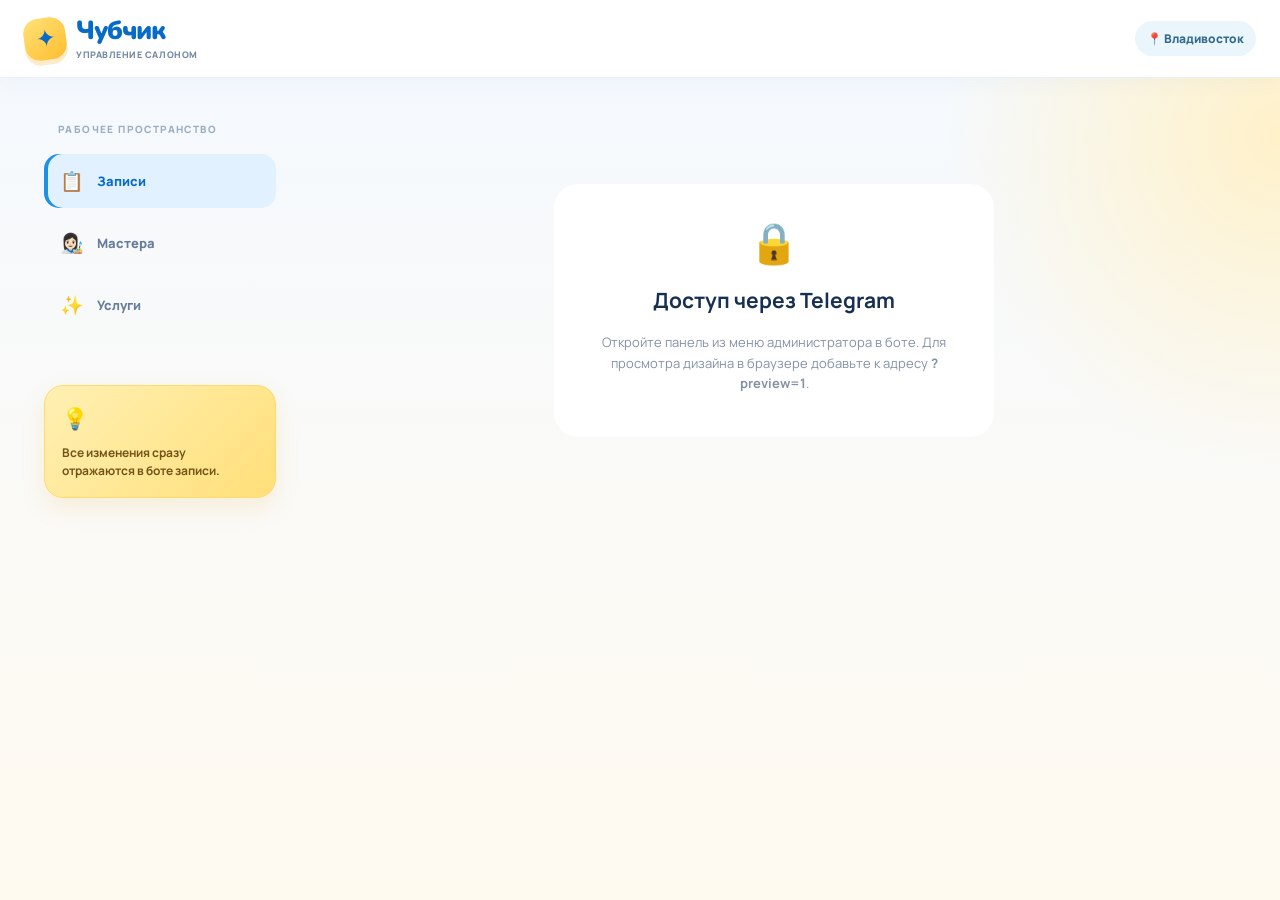
<file: index.html>
<!doctype html>
<html lang="ru">
<head>
  <meta charset="utf-8">
  <meta name="viewport" content="width=device-width, initial-scale=1, viewport-fit=cover">
  <meta name="theme-color" content="#fff9ef">
  <title>Чубчик · Управление</title>
  <link rel="preconnect" href="https://fonts.googleapis.com">
  <link rel="preconnect" href="https://fonts.gstatic.com" crossorigin>
  <link href="https://fonts.googleapis.com/css2?family=Manrope:wght@400;500;600;700;800&family=Nunito:wght@600;700;800;900&display=swap" rel="stylesheet">
  <link rel="stylesheet" href="./style.css">
  <script src="https://telegram.org/js/telegram-web-app.js"></script>
  <script src="./config.js"></script>
  <script src="./app.js" defer></script>
</head>
<body>
  <div class="app-shell">
    <header class="topbar">
      <div class="brand"><span class="brand-mark">✦</span><span>Чубчик<small>управление салоном</small></span></div>
      <div class="header-right"><span id="preview-tag" class="preview-tag" hidden>Предпросмотр</span><span class="city-chip">📍 Владивосток</span></div>
    </header>
    <div class="layout">
      <nav class="side-nav" aria-label="Разделы">
        <div class="nav-caption">РАБОЧЕЕ ПРОСТРАНСТВО</div>
        <button data-tab="bookings" class="nav-item active"><span>📋</span> Записи</button>
        <button data-tab="masters" class="nav-item"><span>👩🏻‍🎨</span> Мастера</button>
        <button data-tab="services" class="nav-item"><span>✨</span> Услуги</button>
        <div class="nav-note"><span>💡</span><p>Все изменения сразу отражаются в боте записи.</p></div>
      </nav>
      <main id="content" class="content" aria-live="polite"></main>
    </div>
    <nav class="bottom-nav" aria-label="Разделы">
      <button data-tab="bookings" class="active"><span>📋</span>Записи</button>
      <button data-tab="masters"><span>👩🏻‍🎨</span>Мастера</button>
      <button data-tab="services"><span>✨</span>Услуги</button>
    </nav>
  </div>
  <div id="overlay" class="overlay" hidden></div>
  <div id="toast" class="toast" role="status" hidden></div>
</body>
</html>
</file>
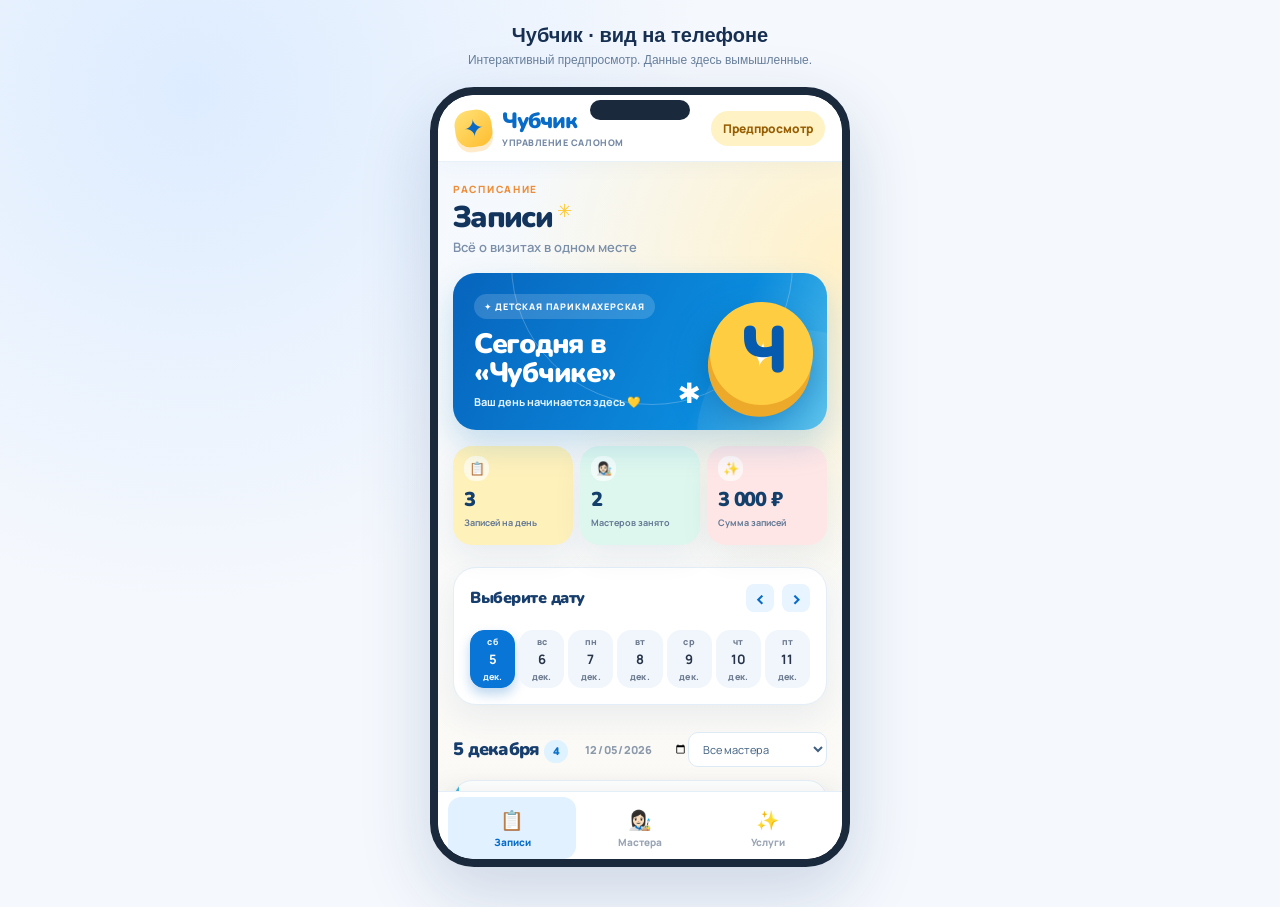
<file: phone-preview.html>
<!doctype html>
<html lang="ru"><head><meta charset="utf-8"><meta name="viewport" content="width=device-width,initial-scale=1"><title>Чубчик · Мобильный предпросмотр</title><style>
*{box-sizing:border-box}body{margin:0;min-height:100vh;background:radial-gradient(circle at 15% 10%,#ddecff,transparent 32rem),#f5f8fd;font-family:Manrope,Arial,sans-serif;color:#173052;display:flex;flex-direction:column;align-items:center;padding:24px 12px 40px}h1{font-size:20px;margin:0 0 6px}p{font-size:12px;color:#68809b;margin:0 0 20px;text-align:center}.phone{width:420px;max-width:100%;height:880px;max-height:calc(100vh - 120px);background:#1b293d;border:8px solid #1b293d;border-radius:44px;box-shadow:0 26px 70px #0f3f722e;overflow:hidden;position:relative}.phone::before{content:"";position:absolute;left:50%;top:5px;transform:translateX(-50%);width:100px;height:20px;border-radius:20px;background:#1b293d;z-index:2}.phone iframe{width:100%;height:100%;border:0;border-radius:35px;background:#fff}@media(max-width:440px){body{padding:0}.phone{width:100vw;height:100dvh;max-height:none;border:0;border-radius:0}.phone iframe{border-radius:0}.phone::before,h1,p{display:none}}
</style></head><body><h1>Чубчик · вид на телефоне</h1><p>Интерактивный предпросмотр. Данные здесь вымышленные.</p><div class="phone"><iframe src="./?preview=1" title="Мобильная панель Чубчика"></iframe></div></body></html>
</file>
<file: style.css>
:root{font-family:Manrope,system-ui,sans-serif;color:#202b3d;background:#fff9ef;font-synthesis:none;--ink:#202b3d;--muted:#8290a2;--blue:#1263d5;--line:#e8eaf0;--cream:#fff9ef;--yellow:#ffd44c;--card:#fff;--shadow:0 14px 42px rgba(37,49,76,.06)}
*{box-sizing:border-box}body{margin:0;min-height:100vh}button,input,select{font:inherit}button{cursor:pointer}button:disabled{cursor:not-allowed;opacity:.5}button:focus-visible,input:focus-visible,select:focus-visible{outline:3px solid #96c7ff;outline-offset:2px}button{border:0}.app-shell{min-height:100vh}.topbar{height:82px;display:flex;align-items:center;justify-content:space-between;padding:0 max(24px,calc((100vw - 1240px)/2));background:#fff;border-bottom:1px solid var(--line)}.brand{display:flex;align-items:center;gap:10px;color:#1162cf;font-size:24px;font-weight:800;letter-spacing:-.05em;line-height:1}.brand small{display:block;font-size:10px;letter-spacing:.08em;text-transform:uppercase;color:#8390a4;margin-top:6px;font-weight:800}.brand-mark{width:38px;height:38px;border-radius:13px;background:#ffdf68;color:#135ebf;display:grid;place-items:center;font-size:24px}.header-right{display:flex;align-items:center;gap:10px}.city-chip,.preview-tag{font-size:12px;font-weight:800;background:#f5f7fc;padding:9px 12px;border-radius:20px;white-space:nowrap}.preview-tag{background:#fff0b9;color:#735200}.layout{display:grid;grid-template-columns:232px minmax(0,1fr);gap:46px;max-width:1240px;margin:auto;padding:42px 24px 80px}.side-nav{display:flex;flex-direction:column;gap:8px}.nav-caption{font-size:10px;letter-spacing:.14em;font-weight:800;color:#abb4c3;margin:8px 0 10px 14px}.nav-item{display:flex;align-items:center;gap:13px;width:100%;text-align:left;padding:14px 16px;border-radius:15px;background:transparent;color:#69788d;font-weight:800}.nav-item span{font-size:19px}.nav-item.active{color:#1661c9;background:#eaf2ff}.nav-note{margin-top:45px;border-radius:19px;background:#fff1c9;padding:17px;color:#746447;font-size:12px;line-height:1.5;font-weight:700}.nav-note span{font-size:21px}.nav-note p{margin:9px 0 0}.content{min-width:0}.eyebrow{font-size:11px;letter-spacing:.14em;color:#ec9e14;font-weight:800;text-transform:uppercase}.page-head{display:flex;justify-content:space-between;align-items:end;gap:16px;margin-bottom:24px}.page-head h1{font-size:31px;letter-spacing:-.055em;line-height:1.15;margin:8px 0 7px}.page-head p{color:#8a96a9;font-size:13px;margin:0;font-weight:600}.primary,.secondary,.danger,.ghost{display:inline-flex;align-items:center;justify-content:center;gap:8px;border-radius:12px;padding:11px 16px;font-weight:800;font-size:13px;white-space:nowrap}.primary{background:#1368d8;color:#fff;box-shadow:0 7px 15px #1368d82b}.secondary{background:#ecf3ff;color:#1263d5}.ghost{background:#f5f7fa;color:#66758a}.danger{background:#fff0ef;color:#d64c43}.icon-button{border-radius:10px;background:#f5f7fa;width:34px;height:34px;color:#67788e;font-size:18px}.stats{display:grid;grid-template-columns:repeat(3,1fr);gap:13px;margin-bottom:25px}.stat{background:#fff;border-radius:20px;padding:19px 20px;box-shadow:var(--shadow);border:1px solid #f2f0ea;min-height:112px}.stat .stat-icon{width:31px;height:31px;display:grid;place-items:center;border-radius:10px;background:#fff3d8;font-size:16px;float:right}.stat:nth-child(2) .stat-icon{background:#e4f5eb}.stat:nth-child(3) .stat-icon{background:#e9efff}.stat strong{display:block;font-size:27px;letter-spacing:-.06em;margin-bottom:3px}.stat small{display:block;font-size:11px;color:#8492a3;font-weight:700}.panel{background:#fff;border:1px solid #f1f0ed;border-radius:22px;padding:22px;box-shadow:var(--shadow);margin-bottom:18px}.panel-head{display:flex;justify-content:space-between;align-items:center;gap:10px;margin-bottom:18px}.panel h2{font-size:16px;letter-spacing:-.03em;margin:0}.mini-label{font-size:11px;color:#8b99aa;font-weight:800}.date-controls{display:flex;align-items:center;gap:8px}.date-controls button{width:28px;height:28px;border-radius:8px;background:#f4f6fa;color:#6f7c91}.date-strip{display:grid;grid-template-columns:repeat(7,minmax(0,1fr));gap:8px}.day-button{min-height:67px;background:#f7f8fb;border:1px solid transparent;border-radius:13px;display:flex;flex-direction:column;align-items:center;justify-content:center;color:#6d7b90;gap:2px}.day-button strong{font-size:16px;color:#273449}.day-button span{font-size:10px;font-weight:800}.day-button.active{background:#eaf2ff;border-color:#a8ccfa;color:#1465d1}.day-button.active strong{color:#1465d1}.date-input{border:0;color:#8b99aa;font-weight:800;font-size:11px;background:transparent;max-width:140px}.toolbar{display:flex;align-items:center;justify-content:space-between;gap:10px;margin:27px 0 13px}.toolbar h2{font-size:18px;margin:0;letter-spacing:-.04em}.toolbar .counter{background:#eaf2ff;color:#1768cf;border-radius:15px;padding:4px 9px;font-size:11px}.filter{border:1px solid #e9edf3;border-radius:10px;padding:8px 10px;color:#536276;background:#fff;font-size:11px;max-width:150px}.booking-list{display:grid;gap:10px}.booking-card{width:100%;display:grid;grid-template-columns:76px minmax(0,1fr) auto 20px;gap:17px;align-items:center;background:#fff;border:1px solid #f0f0f0;border-radius:17px;padding:17px 18px;text-align:left;box-shadow:var(--shadow);color:var(--ink)}.booking-card:hover,.entity-card:hover{border-color:#cfe0f9}.booking-time{font-size:20px;letter-spacing:-.05em;font-weight:800;color:#155fcb}.booking-main strong{display:block;font-size:13px;margin-bottom:5px}.booking-main small{color:#8a97a8;font-size:11px;font-weight:700}.booking-price{text-align:right}.booking-price strong{display:block;font-size:13px}.booking-price small{display:block;margin-top:5px}.booking-card .chev{font-size:20px;color:#a5b0bd}.pill{display:inline-block;border-radius:20px;padding:4px 8px;font-size:10px;font-weight:800;color:#2d9c65;background:#e6f8ed}.pill.cancelled{color:#c1605a;background:#ffedeb}.empty{border:2px dashed #e2e7ee;border-radius:20px;padding:34px;text-align:center;color:#8290a2;font-size:13px;font-weight:700;background:#fff}.empty .empty-emoji{font-size:28px;margin-bottom:9px}.empty strong{display:block;color:#3d4a5d;font-size:15px;margin-bottom:5px}.entity-list{display:grid;grid-template-columns:repeat(2,minmax(0,1fr));gap:14px}.entity-card{background:#fff;border:1px solid #f1f0ed;border-radius:20px;padding:15px;box-shadow:var(--shadow)}.master-image{width:100%;height:165px;object-fit:cover;border-radius:14px;background:linear-gradient(130deg,#e4f2fc,#fff3ca);display:grid;place-items:center;font-size:50px}.master-image img{width:100%;height:100%;object-fit:cover;border-radius:14px}.entity-info{display:flex;align-items:center;justify-content:space-between;gap:8px;margin:14px 2px 12px}.entity-info strong{font-size:14px;letter-spacing:-.025em}.entity-info small{display:block;color:#93a0af;font-size:10px;margin-top:4px}.entity-actions{display:flex;gap:7px}.entity-actions button{flex:1}.service-card{min-height:157px;padding:20px;display:flex;flex-direction:column;justify-content:space-between}.service-symbol{width:36px;height:36px;border-radius:12px;background:#fceafa;display:grid;place-items:center;font-size:20px}.service-card:nth-child(3n+2) .service-symbol{background:#e9f7e8}.service-card:nth-child(3n+3) .service-symbol{background:#fff2d9}.service-top{display:flex;justify-content:space-between;align-items:start}.service-meta{font-size:11px;color:#8290a2;margin-top:6px}.service-bottom{display:flex;justify-content:space-between;align-items:end;gap:8px}.service-bottom strong{font-size:19px;letter-spacing:-.04em}.service-bottom button{font-size:11px}.muted-card{opacity:.65}.overlay{position:fixed;inset:0;background:#1c2c43a3;z-index:10;display:flex;justify-content:flex-end;align-items:stretch}.overlay[hidden],.toast[hidden]{display:none}.drawer{background:#fff;width:min(460px,100%);height:100%;overflow:auto;padding:23px 25px 32px;box-shadow:-20px 0 70px #1b25302a}.drawer-top{display:flex;justify-content:space-between;align-items:center;margin-bottom:24px}.drawer-top h2{font-size:21px;letter-spacing:-.045em;margin:0}.detail-title{font-size:26px;font-weight:800;letter-spacing:-.06em;margin:0 0 6px}.detail-sub{color:#8b99aa;font-size:12px;font-weight:700;margin-bottom:24px}.detail-group{border-top:1px solid #edf0f3;padding:17px 0;display:grid;gap:14px}.detail-row{display:flex;gap:12px;align-items:flex-start;font-size:13px}.detail-row .row-icon{font-size:18px;width:23px}.detail-row small{display:block;color:#91a0b0;font-size:10px;font-weight:800;margin-bottom:3px}.detail-row strong{font-weight:700}.drawer-actions{display:flex;gap:9px;margin-top:18px}.drawer-actions button{flex:1}.form-field{display:block;margin:15px 0}.form-field span{display:block;color:#66758a;font-weight:800;font-size:11px;margin-bottom:7px}.form-field input,.form-field select{width:100%;padding:12px 13px;border:1px solid #dfe5eb;border-radius:11px;background:#fff;color:#253246;font-size:13px}.form-grid{display:grid;grid-template-columns:1fr 1fr;gap:10px}.schedule-day{display:grid;grid-template-columns:76px 1fr 1fr auto;gap:7px;align-items:center;margin:8px 0}.schedule-day span{font-size:11px;font-weight:800}.schedule-day input{width:100%;padding:8px 5px;border:1px solid #e0e5ec;border-radius:9px;font-size:11px}.schedule-day button{padding:8px;border-radius:9px;background:#eff4fb;color:#4e6d98;font-size:11px;font-weight:800}.schedule-day .closed{grid-column:2/4;text-align:center;color:#a5aebc;font-size:11px;background:#f5f6f8;padding:9px;border-radius:9px}.drawer-section{margin:27px 0 12px}.drawer-section h3{font-size:14px;margin:0 0 4px}.drawer-section p{font-size:11px;color:#8c99aa;line-height:1.5;margin:0}.photo-edit{height:145px;border-radius:14px;background:#eff4fb;overflow:hidden;display:flex;align-items:center;justify-content:center;font-size:45px}.photo-edit img{height:100%;width:100%;object-fit:cover}.small-actions{display:flex;gap:8px;margin-top:9px}.small-actions button{font-size:11px}.toast{position:fixed;left:50%;bottom:28px;transform:translateX(-50%);z-index:30;background:#23324b;color:white;padding:12px 18px;border-radius:13px;font-size:12px;font-weight:700;box-shadow:0 8px 30px #26344b4d;max-width:90vw;text-align:center}.toast.error{background:#b7433d}.bottom-nav{display:none}.loading{padding:80px 20px;text-align:center;color:#8392a6;font-weight:700}.lock{max-width:440px;margin:70px auto;text-align:center;padding:30px;background:white;border-radius:24px}.lock span{font-size:40px}.lock h2{font-size:21px}.lock p{font-size:13px;color:#8392a6;line-height:1.6}
@media(max-width:780px){.topbar{height:66px;padding:0 17px}.brand{font-size:20px}.brand-mark{width:33px;height:33px}.city-chip{display:none}.layout{display:block;padding:24px 15px 102px}.side-nav{display:none}.bottom-nav{position:fixed;bottom:0;left:0;right:0;height:calc(68px + env(safe-area-inset-bottom));padding:5px 10px env(safe-area-inset-bottom);display:flex;background:#fff;box-shadow:0 -5px 24px #1c31410f;z-index:5}.bottom-nav button{flex:1;background:transparent;color:#9aa5b4;border-radius:13px;display:flex;flex-direction:column;align-items:center;justify-content:center;gap:2px;font-size:10px;font-weight:800}.bottom-nav button span{font-size:19px}.bottom-nav button.active{color:#1263d5;background:#eaf2ff}.page-head h1{font-size:27px}.page-head .primary{padding:10px;font-size:11px}.stats{gap:7px}.stat{min-height:97px;padding:13px}.stat strong{font-size:22px}.stat .stat-icon{float:none;width:25px;height:25px;font-size:13px;margin-bottom:4px}.stat small{font-size:9px}.panel{padding:16px}.date-strip{gap:4px}.day-button{min-height:58px}.day-button strong{font-size:13px}.day-button span{font-size:9px}.booking-card{grid-template-columns:57px minmax(0,1fr) auto;gap:8px;padding:14px 12px}.booking-time{font-size:17px}.booking-card .chev{display:none}.booking-main strong{font-size:11px}.booking-main small{font-size:10px}.booking-price strong{font-size:11px}.entity-list{gap:10px}.entity-card{padding:10px}.master-image{height:123px}.entity-info{display:block}.entity-info strong{font-size:12px}.entity-info .pill{margin-top:7px}.entity-actions{display:block}.entity-actions button{width:100%;margin-top:5px}.service-card{min-height:155px}.service-bottom{display:block}.service-bottom button{margin-top:7px}.drawer{padding:20px 17px 90px}.overlay{align-items:end}.drawer{height:min(92vh,100%);width:100%;border-radius:24px 24px 0 0}}
@media(max-width:370px){.day-button span{font-size:8px}.date-strip{gap:2px}.booking-price{display:none}.booking-card{grid-template-columns:55px 1fr}.entity-list{grid-template-columns:1fr}.master-image{height:150px}}

/* Чубчик: фирменная палитра и мобильная подача */
:root{--ink:#173052;--muted:#7385a0;--blue:#086bc8;--line:#dfe9f4;--cream:#f5f9ff;--shadow:0 12px 30px rgba(26,75,130,.07)}
body{background:radial-gradient(circle at 100% 15%,#fff1c9 0,transparent 21rem),linear-gradient(180deg,#f4f9ff 0%,#fffaf0 100%);color:var(--ink)}
.topbar{height:78px;box-shadow:0 3px 22px rgba(20,78,140,.04);border-bottom:1px solid #e8f1f8}
.brand{font-family:Nunito,Manrope,sans-serif;font-size:26px;font-weight:900;letter-spacing:-.055em;color:#086bc8}
.brand small{font-family:Manrope,sans-serif;color:#7488a4;letter-spacing:.06em;font-size:9px}
.brand-mark{height:42px;width:42px;border-radius:15px;background:linear-gradient(145deg,#ffe279,#ffbd2e);color:#0969c5;box-shadow:0 5px 0 #ffad253d;transform:rotate(-8deg)}
.brand-mark::first-letter{transform:rotate(8deg)}
.city-chip{background:#eaf6fc;color:#33698e}.preview-tag{background:#fff2c4;color:#975e03}
.layout{gap:36px;padding-top:36px}.nav-caption{color:#9badc3}
.nav-item{font-size:13px;font-weight:800;color:#677d9b;min-height:52px}
.nav-item.active{color:#086bc8;background:#e2f1ff;box-shadow:inset 4px 0 #1d91e6}
.nav-note{background:linear-gradient(135deg,#fff0b3,#ffdf79);color:#73551c;border:1px solid #ffdb6d;box-shadow:0 10px 22px #efb9492b}
.page-head{margin-bottom:17px}.page-head h1{font-family:Nunito,Manrope,sans-serif;font-size:35px;font-weight:900;color:#12345d;letter-spacing:-.055em;margin:5px 0 2px}.page-head p{font-size:13px;color:#7c8fa9}.eyebrow{color:#ee8d39;letter-spacing:.17em;font-size:10px}.title-spark{color:#ffc82e;font-size:18px;vertical-align:top;margin-left:5px}
.primary{background:linear-gradient(120deg,#0875d7,#1259be);box-shadow:0 8px 20px #126bc72e;border-radius:13px;padding:12px 16px}.secondary{background:#e6f2ff;color:#066bc9}.ghost{background:#eef4fa;color:#53739c}.danger{background:#ffeded;color:#db505b}
.hero{position:relative;overflow:hidden;display:flex;justify-content:space-between;align-items:center;min-height:174px;padding:22px 30px;margin:0 0 16px;border-radius:25px;background:linear-gradient(116deg,#0764bd 0%,#0b8bdd 68%,#51c0ec 100%);box-shadow:0 15px 32px #0c79c537}
.hero::before{content:"";position:absolute;width:280px;height:280px;border:1px solid #ffffff3c;border-radius:50%;right:34px;top:-150px}.hero::after{content:"";position:absolute;width:210px;height:210px;background:#ffffff12;border-radius:50%;right:-80px;bottom:-110px}.hero-copy{position:relative;z-index:2}.hero-kicker{display:inline-block;border-radius:30px;background:#ffffff29;color:#fff;padding:6px 10px;font-size:9px;font-weight:800;letter-spacing:.09em}.hero h2{font-family:Nunito,Manrope,sans-serif;font-size:33px;line-height:1.02;letter-spacing:-.045em;color:#fff;font-weight:900;margin:11px 0 7px}.hero p{margin:0;color:#e5f5ff;font-size:11px;font-weight:700}.hero-art{position:relative;z-index:2;flex:0 0 150px;height:125px}.hero-orbit{position:absolute;right:0;top:4px;width:125px;height:125px;border-radius:50%;display:grid;place-items:center;background:#ffcd42;color:#fff;font-size:35px;box-shadow:0 12px 0 #edaa2a,0 16px 35px #075a9880;transform:rotate(10deg)}.hero-letter{position:absolute;right:29px;top:19px;color:#075bae;font-family:Nunito,sans-serif;font-size:79px;font-weight:900;line-height:1}.hero-spark{position:absolute;right:139px;top:85px;color:#fff;font-size:28px;font-style:normal}
.stats{gap:10px;margin-bottom:22px}.stat{min-height:111px;border-radius:19px;border:0;padding:17px 18px}.stat:first-child{background:#fff1ba}.stat:nth-child(2){background:#def7ee}.stat:nth-child(3){background:#ffe6e6}.stat .stat-icon{background:#ffffff9e!important;border-radius:11px}.stat strong{font-family:Nunito,Manrope,sans-serif;font-size:25px;font-weight:900;color:#143f6b}.stat small{font-size:10px;color:#647a95}
.panel{border:1px solid #e3eef8;border-radius:23px;box-shadow:var(--shadow)}.panel h2,.toolbar h2{font-family:Nunito,Manrope,sans-serif;color:#173e6c;font-weight:900}.date-controls button{background:#e8f4ff;color:#086bc8;font-size:20px;font-weight:700}.day-button{background:#f0f6fb;border-radius:14px}.day-button.active{background:#0875d7;color:white;border-color:#0875d7;box-shadow:0 6px 12px #0c6dc447}.day-button.active strong{color:white}.day-button span{letter-spacing:.02em}.day-button.active span{color:#e8f6ff}.toolbar .counter{background:#dff2ff;color:#0d71c8}.filter{border-color:#dceaf6;background:#fff;color:#406080}
.booking-card{position:relative;overflow:hidden;border-color:#e7f0f8;border-radius:19px;padding:17px 18px;box-shadow:0 8px 20px rgba(28,83,144,.05)}.booking-card::before{content:"";position:absolute;width:5px;left:0;top:0;bottom:0;background:#42b7d9}.booking-card:nth-child(3n+2)::before{background:#ffc138}.booking-card:nth-child(3n+3)::before{background:#ff7c98}.booking-time{font-family:Nunito,Manrope,sans-serif;color:#0872ca;font-size:22px;font-weight:900}.booking-main strong{color:#18395d;font-size:13px}.booking-price strong{color:#1b4a76}.pill{background:#dbf7e9;color:#218b62}.pill.cancelled{background:#fff0ec;color:#d96168}.booking-card:has(.cancelled)::before{background:#c6d3df}
.entity-card{border-color:#e5eef6;box-shadow:var(--shadow);border-radius:22px}.entity-card:nth-child(3n+1) .master-image{background:linear-gradient(135deg,#dff4fb,#fff4c9)}.entity-card:nth-child(3n+2) .master-image{background:linear-gradient(135deg,#ffe7d3,#e2e6ff)}.master-image{height:190px;border-radius:16px}.master-image img{object-position:center 30%}.entity-info strong,.service-card strong{color:#173c6b}.service-card{background:linear-gradient(160deg,#fff,#f7fbff)}.service-card:nth-child(3n+2){background:linear-gradient(160deg,#fff,#f3fff9)}.service-symbol{background:#ffe8ef;width:43px;height:43px;border-radius:14px;font-size:23px}.service-card:nth-child(3n+2) .service-symbol{background:#fff0bf}.service-card:nth-child(3n+3) .service-symbol{background:#e4f0ff}
.drawer{background:#fffdf9}.drawer-top h2,.detail-title,.drawer-section h3{font-family:Nunito,Manrope,sans-serif;color:#133c67}.drawer-top h2{font-weight:900}.detail-title{font-weight:900}.schedule-day{grid-template-columns:48px minmax(0,1fr) minmax(0,1fr) 70px 32px}.schedule-day .closed{grid-column:2/4}.schedule-day button{min-width:0;padding:8px 4px}.form-field input:focus,.form-field select:focus{border-color:#278dd7}.photo-edit{background:linear-gradient(135deg,#e4f3ff,#fff3c7)}
.photo-edit img{object-position:center 20%}
@media(max-width:780px){.topbar{height:67px}.brand{font-size:22px}.brand-mark{width:37px;height:37px}.layout{padding-top:20px}.page-head h1{font-size:30px}.hero{min-height:157px;padding:20px 21px;border-radius:23px}.hero h2{font-size:28px}.hero-art{flex-basis:112px;height:113px}.hero-orbit{width:103px;height:103px;top:7px;right:-7px}.hero-letter{font-size:65px;right:18px;top:23px}.hero-spark{right:105px;top:78px}.stats{gap:7px}.stat{min-height:99px;padding:10px 11px}.stat strong{font-size:20px}.stat small{font-size:9px}.stat .stat-icon{margin-bottom:5px}.date-strip{gap:4px}.day-button{min-height:58px;padding:3px 0}.booking-card{padding:13px 12px}.booking-time{font-size:18px}.bottom-nav{background:#fff;border-top:1px solid #e4eef8}.bottom-nav button.active{color:#066bc8;background:#e1f1ff}.master-image{height:135px}.drawer{border-radius:25px 25px 0 0}.schedule-day{grid-template-columns:35px minmax(0,1fr) minmax(0,1fr) 57px 24px;gap:3px}.schedule-day span,.schedule-day input,.schedule-day button{font-size:10px}}
@media(max-width:400px){.hero-art{flex-basis:90px}.hero-orbit{width:90px;height:90px}.hero-letter{font-size:57px;right:17px}.hero-spark{right:87px}.hero h2{font-size:25px}.hero-kicker{font-size:8px}.stat strong{font-size:17px}.stats .stat-icon{font-size:12px}.stat small{font-size:8px}}
@media(max-width:780px){.service-card{min-height:185px}.service-bottom{display:flex;flex-direction:column;align-items:stretch}.service-bottom strong{font-size:18px}.service-bottom button{width:100%;margin-top:5px}}
</file>
